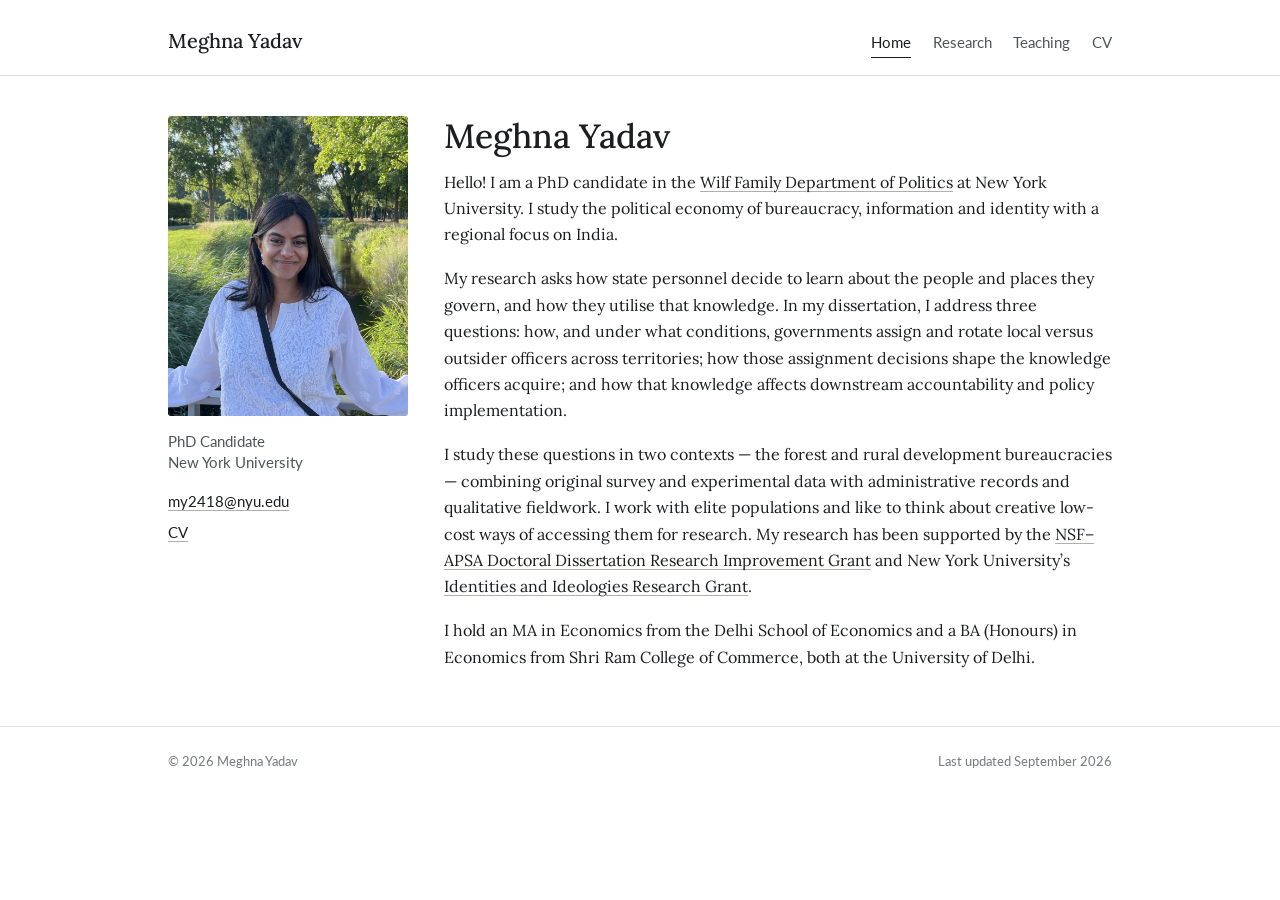
<file: index.html>
<!doctype html>
<html lang="en">
<head>
<meta charset="utf-8">
<meta name="viewport" content="width=device-width, initial-scale=1, viewport-fit=cover">
<title>Meghna Yadav</title>
<meta name="description" content="Meghna Yadav is a PhD candidate in Politics at New York University, studying bureaucracy, state capacity and representation in India.">
<link rel="preconnect" href="https://fonts.googleapis.com">
<link rel="preconnect" href="https://fonts.gstatic.com" crossorigin>
<link rel="stylesheet" href="https://fonts.googleapis.com/css2?family=Lato:wght@400;700&amp;family=Lora:ital,wght@0,400;0,500;0,600;1,400&amp;display=swap">
<link rel="stylesheet" href="style.css">
</head>
<body>

<header class="site-header">
  <div class="wrap">
    <a class="site-name" href="index.html">Meghna Yadav</a>
    <nav class="site-nav" aria-label="Main">
      <a href="index.html" aria-current="page">Home</a>
      <a href="research.html">Research</a>
      <a href="teaching.html">Teaching</a>
      <a href="cv.html">CV</a>
    </nav>
  </div>
</header>

<main>
  <div class="wrap">

    <div class="intro">

      <aside class="intro-side">
        <!-- To use a real photo, replace this div with:
             <img class="portrait" src="images/photo.jpg" alt="Meghna Yadav"> -->
        <img class="portrait" src="images/yadav_headshot_cropped_old2.jpg" alt="Meghna Yadav">

        <p class="role">PhD Candidate<br>New York University</p>

        <ul class="side-links">
          <li><a href="mailto:my2418@nyu.edu">my2418@nyu.edu</a></li>
          <li><a href="cv.html">CV</a></li>
          <!-- Add as you like:
          <li><a href="https://scholar.google.com/citations?user=XXXX">Google Scholar</a></li>
          <li><a href="https://bsky.app/profile/XXXX">Bluesky</a></li>
          <li><a href="https://github.com/XXXX">GitHub</a></li>
          -->
        </ul>
      </aside>

      <div class="intro-bio">
        <h1>Meghna Yadav</h1>

        <p class="lede">Hello! I am a PhD candidate in the <a href="https://as.nyu.edu/departments/politics.html">Wilf Family Department of Politics</a> at New York University. I study the political economy of bureaucracy, information and identity with a regional focus on India.</p>

        <p>My research asks how state personnel decide to learn about the people and places they govern, and how they utilise that knowledge. In my dissertation, I address three questions: how, and under what conditions, governments assign and rotate local versus outsider officers across territories; how those assignment decisions shape the knowledge officers acquire; and how that knowledge affects downstream accountability and policy implementation. </p>

        <p>I study these questions in two contexts &mdash; the forest and rural development bureaucracies &mdash; combining original survey and experimental data with administrative records and qualitative fieldwork. I work with elite populations and like to think about creative low-cost ways of accessing them for research. My research has been supported by the <a href="https://apsanet.org/programs/doctoral-dissertation-research-improvement-grants/2025-ddri-grantees/">NSF&ndash;APSA Doctoral Dissertation Research Improvement Grant</a> and New York University&rsquo;s <a href="https://www.identities-ideologies.org/about-us">Identities and Ideologies Research Grant</a>.<p>
        
        <p>I hold an MA in Economics from the Delhi School of Economics and a BA (Honours) in Economics from Shri Ram College of Commerce, both at the University of Delhi.</p>
      </div>

    </div>

  </div>
</main>

<footer class="site-footer">
  <div class="wrap">
    <span>&copy; 2026 Meghna Yadav</span>
    <span>Last updated September 2026</span>
  </div>
</footer>

</body>
</html>
</file>
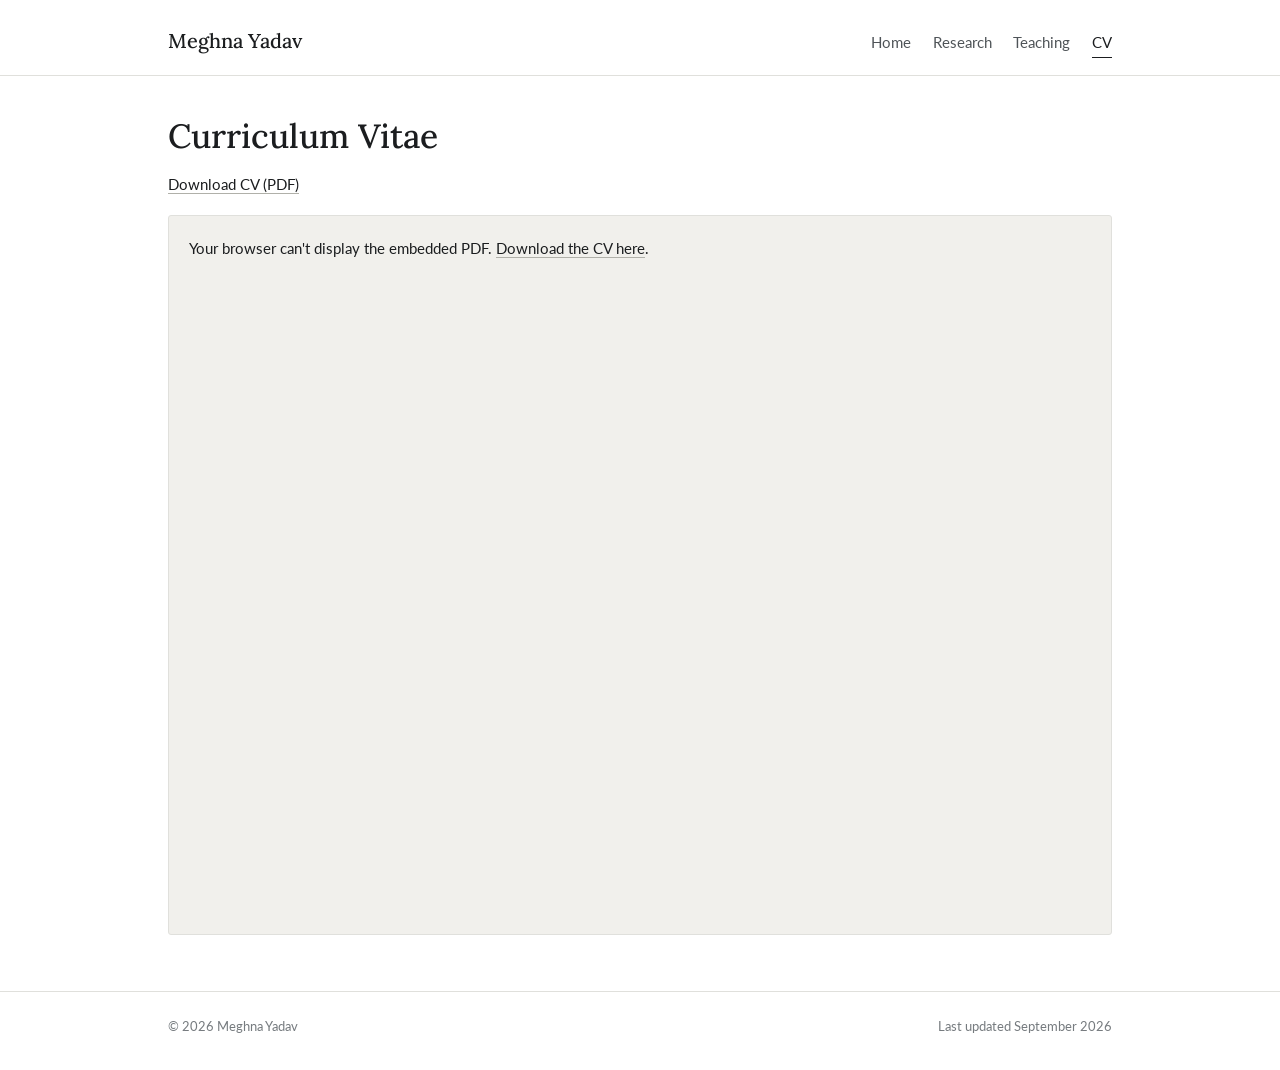
<file: cv.html>
<!doctype html>
<html lang="en">
<head>
<meta charset="utf-8">
<meta name="viewport" content="width=device-width, initial-scale=1, viewport-fit=cover">
<title>CV — Meghna Yadav</title>
<meta name="description" content="Curriculum vitae of Meghna Yadav, PhD candidate in Politics at New York University.">
<link rel="preconnect" href="https://fonts.googleapis.com">
<link rel="preconnect" href="https://fonts.gstatic.com" crossorigin>
<link rel="stylesheet" href="https://fonts.googleapis.com/css2?family=Lato:wght@400;700&amp;family=Lora:ital,wght@0,400;0,500;0,600;1,400&amp;display=swap">
<link rel="stylesheet" href="style.css">
</head>
<body>

<header class="site-header">
  <div class="wrap">
    <a class="site-name" href="index.html">Meghna Yadav</a>
    <nav class="site-nav" aria-label="Main">
      <a href="index.html">Home</a>
      <a href="research.html">Research</a>
      <a href="teaching.html">Teaching</a>
      <a href="cv.html" aria-current="page">CV</a>
    </nav>
  </div>
</header>

<main>
  <div class="wrap">

    <h1>Curriculum Vitae</h1>

    <p><a class="pdf-link" href="meghna-yadav-cv.pdf">Download CV (PDF)</a></p>

    <object class="pdf-embed" data="meghna-yadav-cv.pdf" type="application/pdf" aria-label="Curriculum vitae">
      <p>Your browser can't display the embedded PDF. <a href="meghna-yadav-cv.pdf">Download the CV here</a>.</p>
    </object>

  </div>
</main>

<footer class="site-footer">
  <div class="wrap">
    <span>&copy; 2026 Meghna Yadav</span>
    <span>Last updated September 2026</span>
  </div>
</footer>

</body>
</html>
</file>
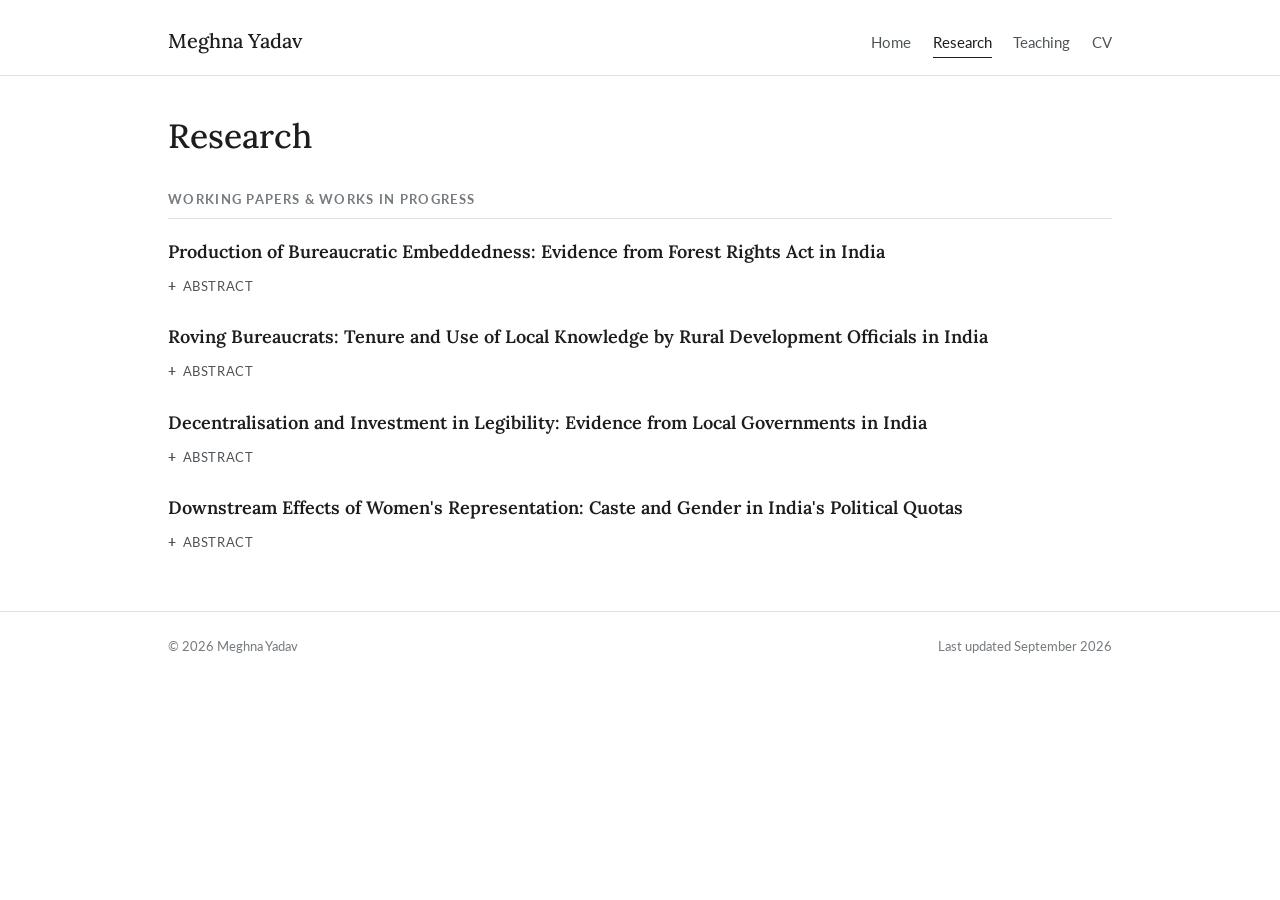
<file: research.html>
<!doctype html>
<html lang="en">
<head>
<meta charset="utf-8">
<meta name="viewport" content="width=device-width, initial-scale=1, viewport-fit=cover">
<title>Research — Meghna Yadav</title>
<meta name="description" content="Working papers and works in progress on bureaucracy, state capacity and representation in India.">
<link rel="preconnect" href="https://fonts.googleapis.com">
<link rel="preconnect" href="https://fonts.gstatic.com" crossorigin>
<link rel="stylesheet" href="https://fonts.googleapis.com/css2?family=Lato:wght@400;700&amp;family=Lora:ital,wght@0,400;0,500;0,600;1,400&amp;display=swap">
<link rel="stylesheet" href="style.css">
</head>
<body>

<header class="site-header">
  <div class="wrap">
    <a class="site-name" href="index.html">Meghna Yadav</a>
    <nav class="site-nav" aria-label="Main">
      <a href="index.html">Home</a>
      <a href="research.html" aria-current="page">Research</a>
      <a href="teaching.html">Teaching</a>
      <a href="cv.html">CV</a>
    </nav>
  </div>
</header>

<main>
  <div class="wrap">

    <h1>Research</h1>
    <section>
      <h2>Working papers &amp; works in progress</h2>
      <ul class="papers">

        <li class="paper">
          <h3>Production of Bureaucratic Embeddedness: Evidence from Forest Rights Act in India</h3>
          <details class="abstract">
            <summary>Abstract</summary>
            <p>Under what conditions do states administer territories through bureaucrats local to the region (insiders) versus outsiders? Insider bureaucrats have more local knowledge which can improve policy implementation but also face higher risks of capture by local populations. I argue that the amount of discretion bureaucrats have affects how politicians evaluate this trade-off. When discretion is low, insiders&rsquo; informational advantages dominate over capture risks. As discretion increases, the risk of capture increases, making the use of outsiders more appealing to politicians. I study this trade-off through India&rsquo;s forest rights regime. The Forest Rights Act (2006) increased the discretion that district-level officials had in adjudicating claims to forest land by indigenous communities. I show that before the Act was implemented, districts with greater forest cover were more often staffed by insiders. After the Act these high-forest districts, which were more impacted by the increased discretion of officers, shifted toward outsider officials, though only in states whose economies relied on revenue from forest land. Policy reforms which expand frontline discretion can prompt principals to trade expertise for control, thus reshaping the state&rsquo;s personnel infrastructure with downstream consequences for the provision of rights.</p>
          </details>
        </li>

        <li class="paper">
          <h3>Roving Bureaucrats: Tenure and Use of Local Knowledge by Rural Development Officials in India</h3>
          <details class="abstract">
            <summary>Abstract</summary>
            <p>Many bureaucracies manage the tension between delegation and control of bureaucrats through their rotation across posts and geographies. How do such rotation policies impact officers' investments in different types of expertise? I argue that what officers come to know depends on how long they expect to stay: short tenures incentivise bureaucrats to prioritise portable, domain-specific expertise at the expense of 'local knowledge', which does not travel across postings. I study mid-level rural development officials in India who manage service delivery across multiple administrative units and policy domains. Through original survey data and a vignette experiment, I examine how they form expectations regarding their tenure and test how these expectations shape their investment in local knowledge. I further conduct a survey of elected representatives of local governments who rely on these officers for service delivery to measure the accountability of rotated officers to local politicians. (Survey ongoing) </p>
          </details>
        </li>

        <li class="paper">
          <h3>Decentralisation and Investment in Legibility: Evidence from Local Governments in India</h3>
          <details class="abstract">
            <summary>Abstract</summary>
            <p>Local governments often receive funding from the centre but rely on state-level bureaucrats for service delivery. Such funding can be conditional on transparency requirements such as conducting surveys of their jurisdictions. How does political alignment across levels of government shape the administrative data that local governments collect about their citizens? I argue that state governments have a partisan interest in such data collection, and the leverage to act on it through control of bureaucracy. I study this in the context of India&rsquo;s Mission Antyodaya, where funding for local governments is contingent on conducting a survey of their jurisdiction and reporting the data upwards to the centre. Using a novel measure of information effort, I compare data reported over time across two sectors that differ in political value: social security policies, which deliver individually identifiable benefits, and women and child development indicators, which do not. States aligned with the party governing at the centre report more information on social security, but not on women and child development. Information collection also rises in aligned constituencies at more politically salient moments, such as closer to state elections. Where local governments depend on higher-level bureaucracies, the partisan alignment of those higher levels shapes data transparency efforts, particularly for politically valuable information.</p>
          </details>
        </li>

        <li class="paper">
          <h3>Downstream Effects of Women's Representation: Caste and Gender in India's Political Quotas</h3>
          <details class="abstract">
            <summary>Abstract</summary>
            <p> What are the consequences of women's representation in local government for their subsequent representation at lower tiers? We know little about this downstream effect of representation, and I argue it depends on two things: the identity of the leader relative to the candidates she might mobilize, and the electoral context those candidates face. I study this for India's most marginalised caste group, Scheduled Caste (SC) women, using local government elections in Bihar, where gender and caste quotas operate at both an upper council level and a ward level below it. Because quotas at the ward level fix who may compete, I can trace how a female leader's effect on SC women varies by electoral context. Using the state's quota assignment rule, I estimate regression discontinuity effects of female leadership — held by women of different castes — on SC women's candidacy and win rates below. An upper-caste female leader has no effect on SC women's candidacy or success at the lower tier. But an SC female leader increases SC women's candidacy and success in wards, though only in wards where they compete against SC men. There are no effects in wards where they compete against upper caste women. I explore differential gender norms across caste groups as a potential mechanism for the heterogenous results. These findings suggest that quotas' downstream effects on descriptive representation are conditional on shared ethnic identity between leaders and prospective candidates, and the pool of potential candidates.</p>
          </details>
        </li>

      </ul>
    </section>

    <!-- ==========================================================
         PUBLIC WRITING — hidden for now.
         Delete the comment markers on the line above this block and
         the line below it to put the section back on the page.

    <section>
      <h2>Policy &amp; public writing</h2>
      <ul class="entries">

        <li class="entry">
          <span class="entry-year">Ideas for India</span>
          <div class="entry-body">
            <h3>Pay ratios and income inequality in India</h3>
            <p class="entry-meta">with Reetika Khera</p>
          </div>
        </li>

        <li class="entry">
          <span class="entry-year">Scroll</span>
          <div class="entry-body">
            <h3>India's COVID-19 lockdown saved lives but wrecked livelihoods</h3>
            <p class="entry-meta">with Aarushi Kalra, Kanika Sharma and Alamu R.</p>
          </div>
        </li>

        <li class="entry">
          <span class="entry-year">Scroll</span>
          <div class="entry-body">
            <h3>Social security during Covid-19</h3>
          </div>
        </li>

        <li class="entry">
          <span class="entry-year">The Wire</span>
          <div class="entry-body">
            <h3>Even Under Attack, India's Democratic Institutions Are Pushing Back</h3>
          </div>
        </li>

      </ul>
    </section>

         ========================================================== -->

  </div>
</main>

<footer class="site-footer">
  <div class="wrap">
    <span>&copy; 2026 Meghna Yadav</span>
    <span>Last updated September 2026</span>
  </div>
</footer>

</body>
</html>
</file>
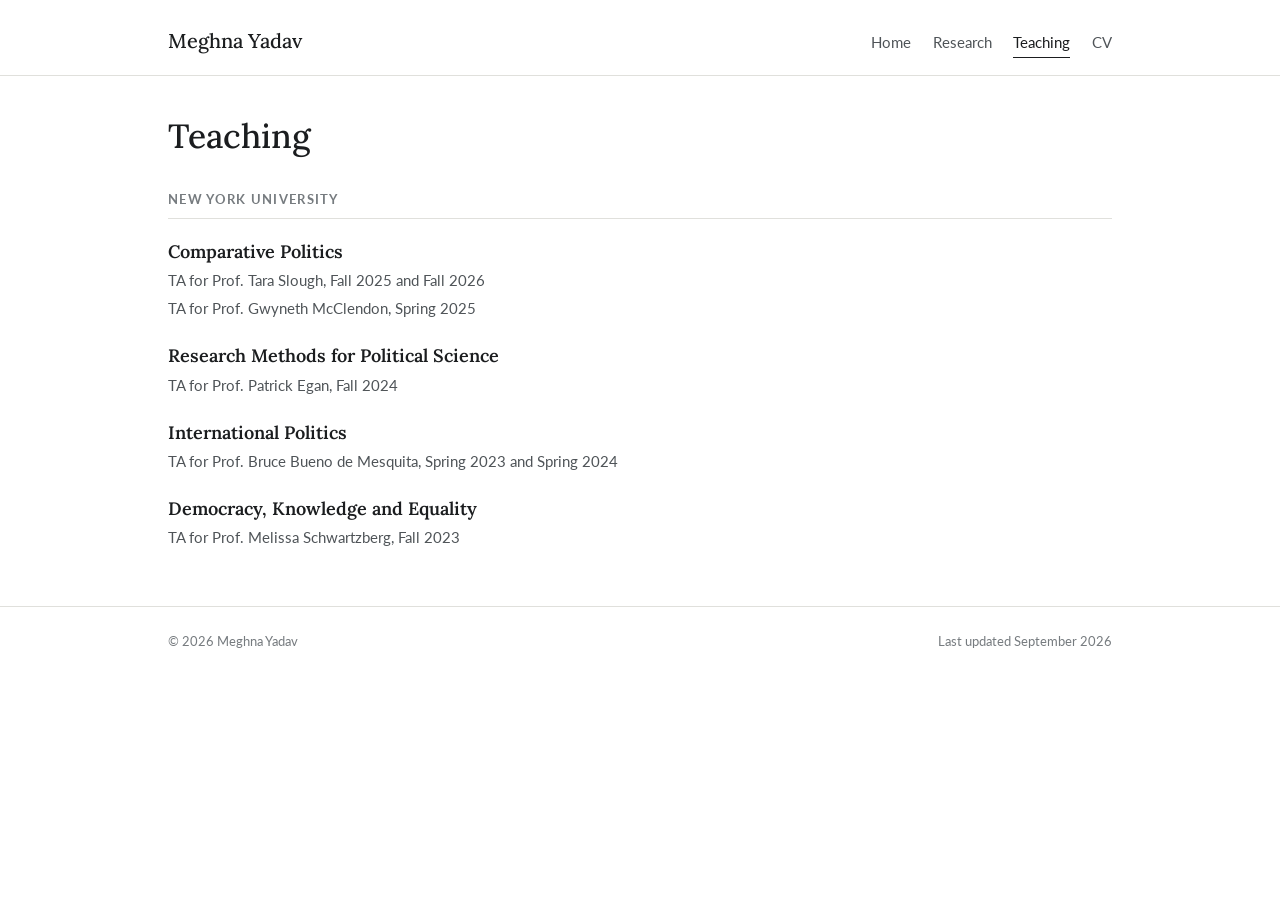
<file: teaching.html>
<!doctype html>
<html lang="en">
<head>
<meta charset="utf-8">
<meta name="viewport" content="width=device-width, initial-scale=1, viewport-fit=cover">
<title>Teaching — Meghna Yadav</title>
<meta name="description" content="Courses taught at New York University and elsewhere.">
<link rel="preconnect" href="https://fonts.googleapis.com">
<link rel="preconnect" href="https://fonts.gstatic.com" crossorigin>
<link rel="stylesheet" href="https://fonts.googleapis.com/css2?family=Lato:wght@400;700&amp;family=Lora:ital,wght@0,400;0,500;0,600;1,400&amp;display=swap">
<link rel="stylesheet" href="style.css">
</head>
<body>

<header class="site-header">
  <div class="wrap">
    <a class="site-name" href="index.html">Meghna Yadav</a>
    <nav class="site-nav" aria-label="Main">
      <a href="index.html">Home</a>
      <a href="research.html">Research</a>
      <a href="teaching.html" aria-current="page">Teaching</a>
      <a href="cv.html">CV</a>
    </nav>
  </div>
</header>

<main>
  <div class="wrap">

    <h1>Teaching</h1>
    <section>
      <h2>New York University</h2>
      <ul class="courses">

        <li class="course">
          <h3>Comparative Politics</h3>
          <p>TA for Prof. Tara Slough, Fall 2025 and Fall 2026</p>
          <p>TA for Prof. Gwyneth McClendon, Spring 2025</p>
        </li>

        <li class="course">
          <h3>Research Methods for Political Science</h3>
          <p>TA for Prof. Patrick Egan, Fall 2024</p>
        </li>

        <li class="course">
          <h3>International Politics</h3>
          <p>TA for Prof. Bruce Bueno de Mesquita, Spring 2023 and Spring 2024</p>
        </li>

        <li class="course">
          <h3>Democracy, Knowledge and Equality</h3>
          <p>TA for Prof. Melissa Schwartzberg, Fall 2023</p>
        </li>

      </ul>
    </section>

  </div>
</main>

<footer class="site-footer">
  <div class="wrap">
    <span>&copy; 2026 Meghna Yadav</span>
    <span>Last updated September 2026</span>
  </div>
</footer>

</body>
</html>
</file>
<file: style.css>
/* ============================================================
   Meghna Yadav — academic site
   Type: Lora (headings + body), Lato (nav, labels, years).
   Palette is neutral — no accent color. Edit the :root block.
   ============================================================ */

:root {
  /* Light palette */
  --bg:          #ffffff;
  --ink:         #1b1d1f;
  --ink-muted:   #4f5458;
  --ink-faint:   #767b7f;
  --rule:        #e0e0dc;
  --link-line:   #b0b0a9;
  --chip:        #f1f0ec;

  /* Type */
  --serif: "Lora", Georgia, "Times New Roman", serif;
  --sans:  "Lato", -apple-system, BlinkMacSystemFont, "Segoe UI", Helvetica, Arial, sans-serif;

  /* Layout */
  --measure: 62rem;
  --gutter: 1.5rem;

  color-scheme: light;
}

@media (prefers-color-scheme: dark) {
  :root:not([data-theme="light"]) {
    --bg:          #16171a;
    --ink:         #eceae5;
    --ink-muted:   #aeb2b5;
    --ink-faint:   #8b8f92;
    --rule:        #2f3134;
    --link-line:   #5a5d60;
    --chip:        #24262a;
    color-scheme: dark;
  }
}

:root[data-theme="dark"] {
  --bg:          #16171a;
  --ink:         #eceae5;
  --ink-muted:   #aeb2b5;
  --ink-faint:   #8b8f92;
  --rule:        #2f3134;
  --link-line:   #5a5d60;
  --chip:        #24262a;
  color-scheme: dark;
}

*, *::before, *::after { box-sizing: border-box; }

body {
  margin: 0;
  background: var(--bg);
  color: var(--ink);
  font-family: var(--serif);
  font-size: 1.1rem;
  line-height: 1.65;
}

.wrap {
  max-width: var(--measure);
  margin: 0 auto;
  padding-inline: var(--gutter);
}

/* ---------- Header ---------- */

.site-header {
  border-bottom: 1px solid var(--rule);
  background: var(--bg);
}

.site-header .wrap {
  display: flex;
  flex-wrap: wrap;
  align-items: baseline;
  justify-content: space-between;
  gap: 0.5rem 1.5rem;
  padding-block: 1.5rem 1.1rem;
}

.site-name {
  font-family: var(--serif);
  font-size: 1.25rem;
  font-weight: 500;
  color: var(--ink);
  text-decoration: none;
}

.site-name:hover { text-decoration: underline; text-underline-offset: 4px; }

.site-nav {
  display: flex;
  flex-wrap: wrap;
  gap: 1.35rem;
}

.site-nav a {
  font-family: var(--sans);
  font-size: 0.9375rem;
  color: var(--ink-muted);
  text-decoration: none;
  padding-bottom: 2px;
  border-bottom: 1.5px solid transparent;
}

.site-nav a:hover { color: var(--ink); }

.site-nav a[aria-current="page"] {
  color: var(--ink);
  border-bottom-color: var(--ink);
}

/* ---------- Main ---------- */

main { padding-block: 2.5rem 3.5rem; }

a {
  color: var(--ink);
  text-decoration: underline;
  text-underline-offset: 3px;
  text-decoration-thickness: 1px;
  text-decoration-color: var(--link-line);
}

a:hover { text-decoration-color: var(--ink); }

:focus-visible {
  outline: 2px solid var(--ink);
  outline-offset: 3px;
  border-radius: 2px;
}

h1 {
  font-family: var(--serif);
  font-size: clamp(1.7rem, 1.3rem + 1.8vw, 2.1rem);
  font-weight: 500;
  line-height: 1.2;
  margin: 0 0 0.75rem;
  text-wrap: balance;
}

h2 {
  font-family: var(--sans);
  font-size: 0.8125rem;
  font-weight: 700;
  letter-spacing: 0.1em;
  text-transform: uppercase;
  color: var(--ink-faint);
  margin: 0 0 1.25rem;
  padding-bottom: 0.5rem;
  border-bottom: 1px solid var(--rule);
}

h3 {
  font-family: var(--serif);
  font-size: 1.125rem;
  font-weight: 600;
  line-height: 1.4;
  margin: 0 0 0.25rem;
  text-wrap: balance;
}

p { margin: 0 0 1.1rem; }
p:last-child { margin-bottom: 0; }

/* ---------- Home: photo column + bio ---------- */

.intro {
  display: grid;
  grid-template-columns: 240px 1fr;
  gap: 2.25rem;
  align-items: start;
}

.intro-side {
  display: flex;
  flex-direction: column;
  gap: 0.9rem;
  min-width: 0;
}

.portrait {
  width: 100%;
  max-width: 240px;
  /* Portrait rectangle. For a landscape photo use 3 / 2 instead. */
  aspect-ratio: 4 / 5;
  border-radius: 3px;
  object-fit: cover;
  background: var(--chip);
}

/* Placeholder shown until a real photo is added. Delete once you
   swap in <img class="portrait" src="images/photo.jpg" ...> */
.portrait-placeholder {
  display: grid;
  place-items: center;
  font-family: var(--serif);
  font-size: 2.75rem;
  color: var(--ink-faint);
  border: 1px solid var(--rule);
}

.role {
  font-family: var(--sans);
  font-size: 0.9375rem;
  line-height: 1.45;
  color: var(--ink-muted);
  margin: 0;
}

.side-links {
  list-style: none;
  margin: 0;
  padding: 0;
  display: flex;
  flex-direction: column;
  gap: 0.4rem;
  font-family: var(--sans);
  font-size: 0.9375rem;
}

.intro-bio { min-width: 0; }

/* .lede { font-size: 1.15rem; } */
.intro-bio p { font-size: 1rem; }

/* ---------- Sections ---------- */

h1 + section { margin-top: 2rem; }

section + section { margin-top: 2.75rem; }

.section-note {
  color: var(--ink-muted);
  font-size: 0.9375rem;
  margin-bottom: 1.5rem;
}

/* ---------- Papers ---------- */

.papers {
  list-style: none;
  margin: 0;
  padding: 0;
  display: flex;
  flex-direction: column;
  gap: 1.6rem;
}

.paper h3 { margin-bottom: 0.35rem; }

.abstract summary {
  display: inline-flex;
  align-items: baseline;
  gap: 0.4rem;
  list-style: none;
  cursor: pointer;
  font-family: var(--sans);
  font-size: 0.8125rem;
  letter-spacing: 0.04em;
  text-transform: uppercase;
  color: var(--ink-muted);
}

.abstract summary::-webkit-details-marker { display: none; }

.abstract summary::before {
  content: "+";
  font-weight: 700;
  font-size: 0.875rem;
}

.abstract[open] summary::before { content: "\2013"; }

.abstract summary:hover { color: var(--ink); }

.abstract p {
  /* max-width: 36rem; */
  margin: 0.65rem 0 0;
  padding-left: 1rem;
  border-left: 2px solid var(--rule);
  font-size: 1rem;
  color: var(--ink-muted);
}

/* ---------- Teaching ---------- */

.courses {
  list-style: none;
  margin: 0;
  padding: 0;
  display: flex;
  flex-direction: column;
  gap: 1.4rem;
}

.course p {
  font-family: var(--sans);
  font-size: 0.9375rem;
  color: var(--ink-muted);
  margin: 0 0 0.2rem;
}

.course p:last-child { margin-bottom: 0; }

/* ---------- Entry list: year rail + content (unused pages) ---------- */

.entries {
  list-style: none;
  margin: 0;
  padding: 0;
  display: flex;
  flex-direction: column;
  gap: 1.35rem;
}

.entry {
  display: grid;
  grid-template-columns: 7rem 1fr;
  gap: 0.35rem 1.25rem;
  align-items: baseline;
}

.entry-year {
  font-family: var(--sans);
  font-size: 0.8125rem;
  font-variant-numeric: tabular-nums;
  color: var(--ink-faint);
  line-height: 1.9;
}

.entry-body { min-width: 0; }

.entry-meta {
  font-family: var(--sans);
  color: var(--ink-muted);
  font-size: 0.9375rem;
  margin: 0;
}

.pdf-link {
  font-family: var(--sans);
  font-size: 0.9375rem;
}

.pdf-embed {
  display: block;
  width: 100%;
  height: 80vh;
  min-height: 420px;
  border: 1px solid var(--rule);
  border-radius: 3px;
  background: var(--chip);
}

.pdf-embed p {
  font-family: var(--sans);
  font-size: 0.9375rem;
  padding: 1.25rem;
}

/* ---------- Footer ---------- */

.site-footer {
  border-top: 1px solid var(--rule);
  padding-block: 1.5rem 2rem;
  font-family: var(--sans);
  font-size: 0.8125rem;
  color: var(--ink-faint);
}

.site-footer .wrap {
  display: flex;
  flex-wrap: wrap;
  gap: 0.5rem 1.5rem;
  justify-content: space-between;
}

/* ---------- Narrow screens ---------- */

@media (max-width: 36rem) {
  body { font-size: 1.05rem; }

  .intro {
    grid-template-columns: 1fr;
    gap: 1.4rem;
  }

  .portrait { max-width: 200px; }

  .entry {
    grid-template-columns: 1fr;
    gap: 0.2rem;
  }

  .entry-year { order: -1; line-height: 1.6; }
}

@media (prefers-reduced-motion: reduce) {
  * { animation: none !important; transition: none !important; }
}
</file>
